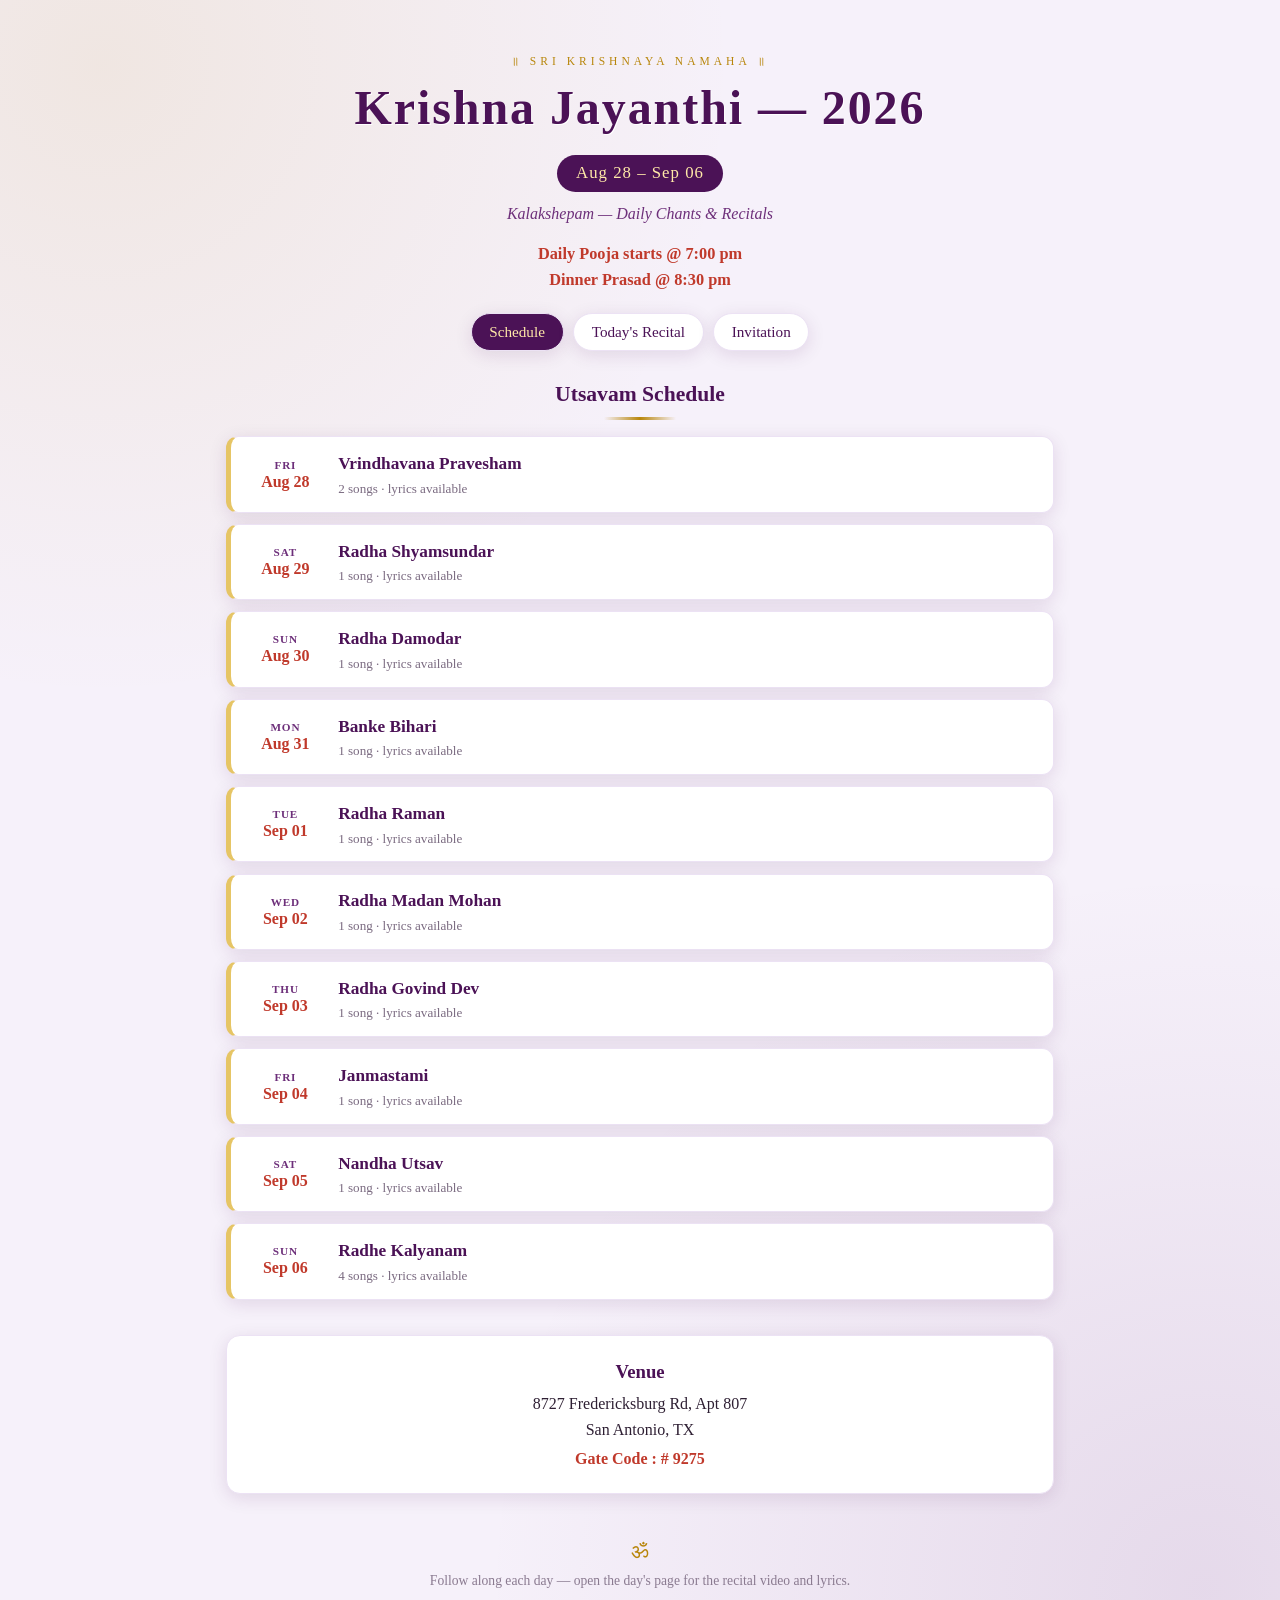
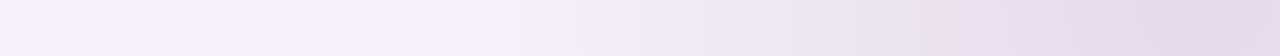
<file: index.html>
<!DOCTYPE html>
<html lang="en">
<head>
  <meta charset="UTF-8">
  <meta name="viewport" content="width=device-width, initial-scale=1.0">
  <title>Krishna Jayanthi</title>
  <link rel="stylesheet" href="css/style.css">
  <link rel="icon" href="data:image/svg+xml,&lt;svg xmlns='http://www.w3.org/2000/svg' viewBox='0 0 100 100'&gt;&lt;text y='0.9em' font-size='90'&gt;🪈&lt;/text&gt;&lt;/svg&gt;">
</head>
<body>
  <div class="wrap">

    <header class="site-header">
      <div class="pretitle">॥ Sri Krishnaya Namaha ॥</div>
      <h1 data-ev="title">Krishna Jayanthi</h1>
      <div class="dates" data-ev="dates"></div>
      <p class="tagline" data-ev="tagline"></p>
      <div class="timings">
        <div data-ev="pooja"></div>
        <div data-ev="prasad"></div>
      </div>
    </header>

    <nav class="site-nav">
      <a href="index.html" class="active">Schedule</a>
      <a href="day.html">Today's Recital</a>
      <a href="invite.html">Invitation</a>
    </nav>

    <h2 class="section-title">Utsavam Schedule</h2>
    <div class="day-list" id="schedule"></div>

    <section class="venue-block">
      <h3>Venue</h3>
      <div data-ev="venue-address"></div>
      <div data-ev="venue-city"></div>
      <div class="gate" data-gate></div>
    </section>

    <footer class="site-footer">
      <span class="om">ॐ</span>
      Follow along each day — open the day's page for the recital video and lyrics.
    </footer>

  </div>

  <script src="js/data.js"></script>
  <script src="js/app.js"></script>
</body>
</html>
</file>
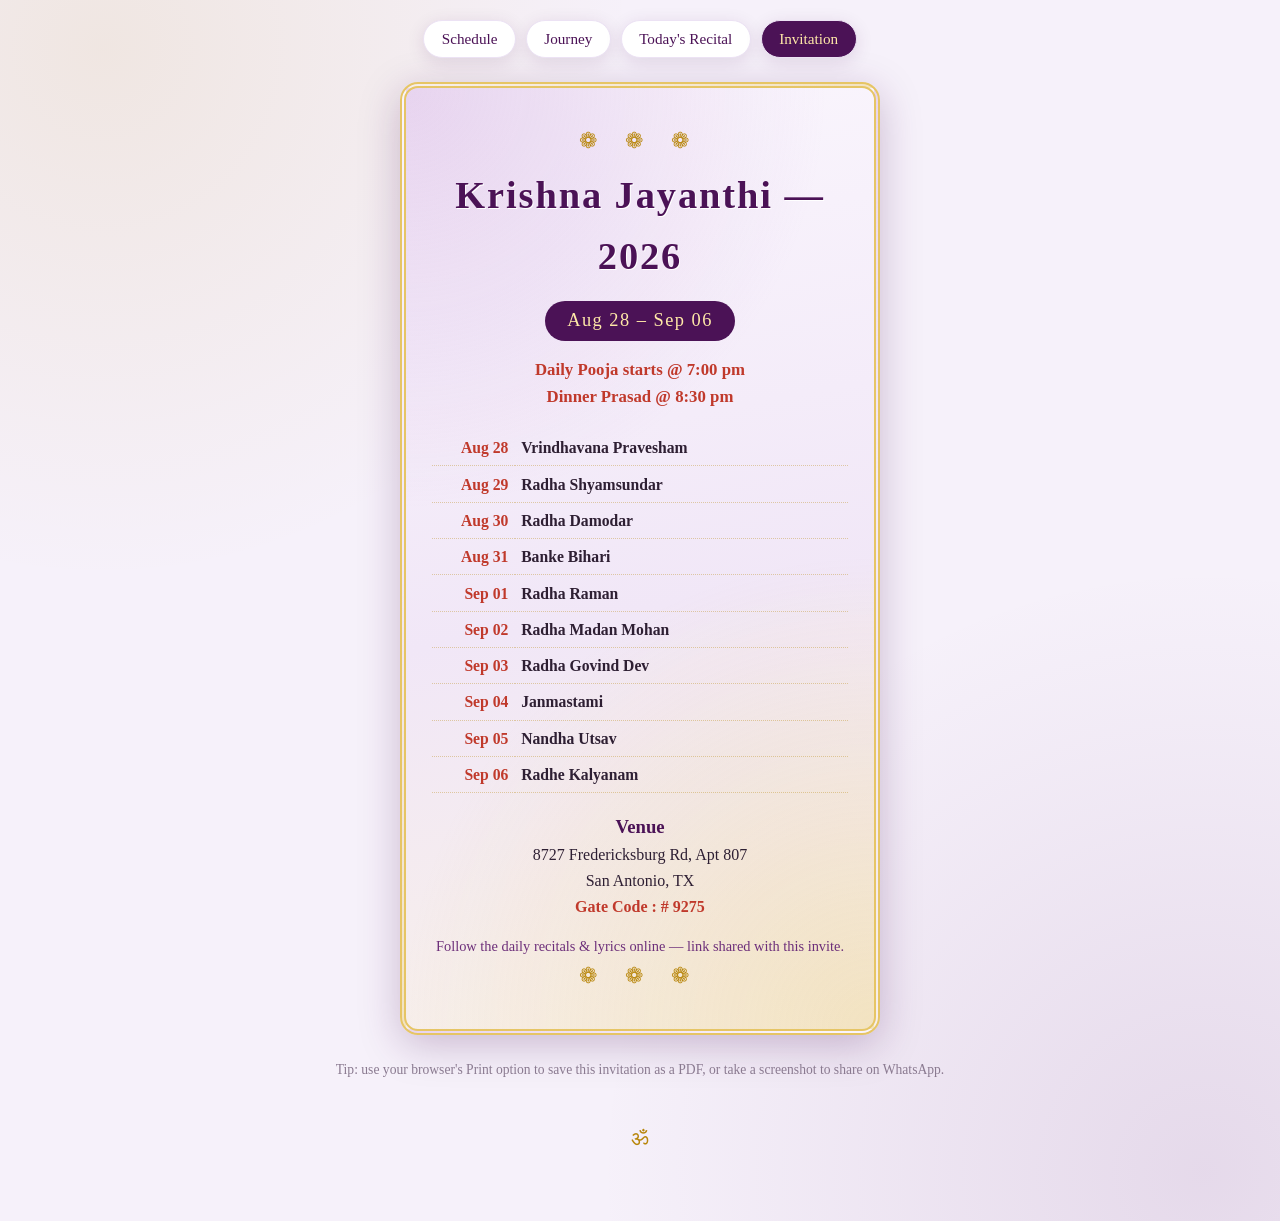
<file: invite.html>
<!DOCTYPE html>
<html lang="en">
<head>
  <meta charset="UTF-8">
  <meta name="viewport" content="width=device-width, initial-scale=1.0">
  <title>Krishna Jayanthi — Invitation</title>
  <link rel="stylesheet" href="css/style.css">
  <link rel="icon" href="data:image/svg+xml,&lt;svg xmlns='http://www.w3.org/2000/svg' viewBox='0 0 100 100'&gt;&lt;text y='0.9em' font-size='90'&gt;🪈&lt;/text&gt;&lt;/svg&gt;">
</head>
<body>
  <div class="wrap">

    <nav class="site-nav">
      <a href="index.html">Schedule</a>
      <a href="journey.html">Journey</a>
      <a href="day.html">Today's Recital</a>
      <a href="invite.html" class="active">Invitation</a>
    </nav>

    <div class="invite">
      <div class="flourish">❁ ❁ ❁</div>
      <h1 data-ev="title">Krishna Jayanthi</h1>
      <div class="invite-dates" data-ev="dates"></div>

      <div class="invite-timings">
        <div data-ev="pooja"></div>
        <div data-ev="prasad"></div>
      </div>

      <table>
        <tbody id="invite-rows"></tbody>
      </table>

      <div class="invite-venue">
        <h3>Venue</h3>
        <div data-ev="venue-address"></div>
        <div data-ev="venue-city"></div>
        <div class="gate" data-gate></div>
      </div>

      <div class="site-link">Follow the daily recitals &amp; lyrics online — link shared with this invite.</div>
      <div class="flourish">❁ ❁ ❁</div>
    </div>

    <p class="print-note">Tip: use your browser's Print option to save this invitation as a PDF, or take a screenshot to share on WhatsApp.</p>

    <footer class="site-footer">
      <span class="om">ॐ</span>
    </footer>

  </div>

  <script src="js/data.js"></script>
  <script src="js/app.js"></script>
</body>
</html>
</file>
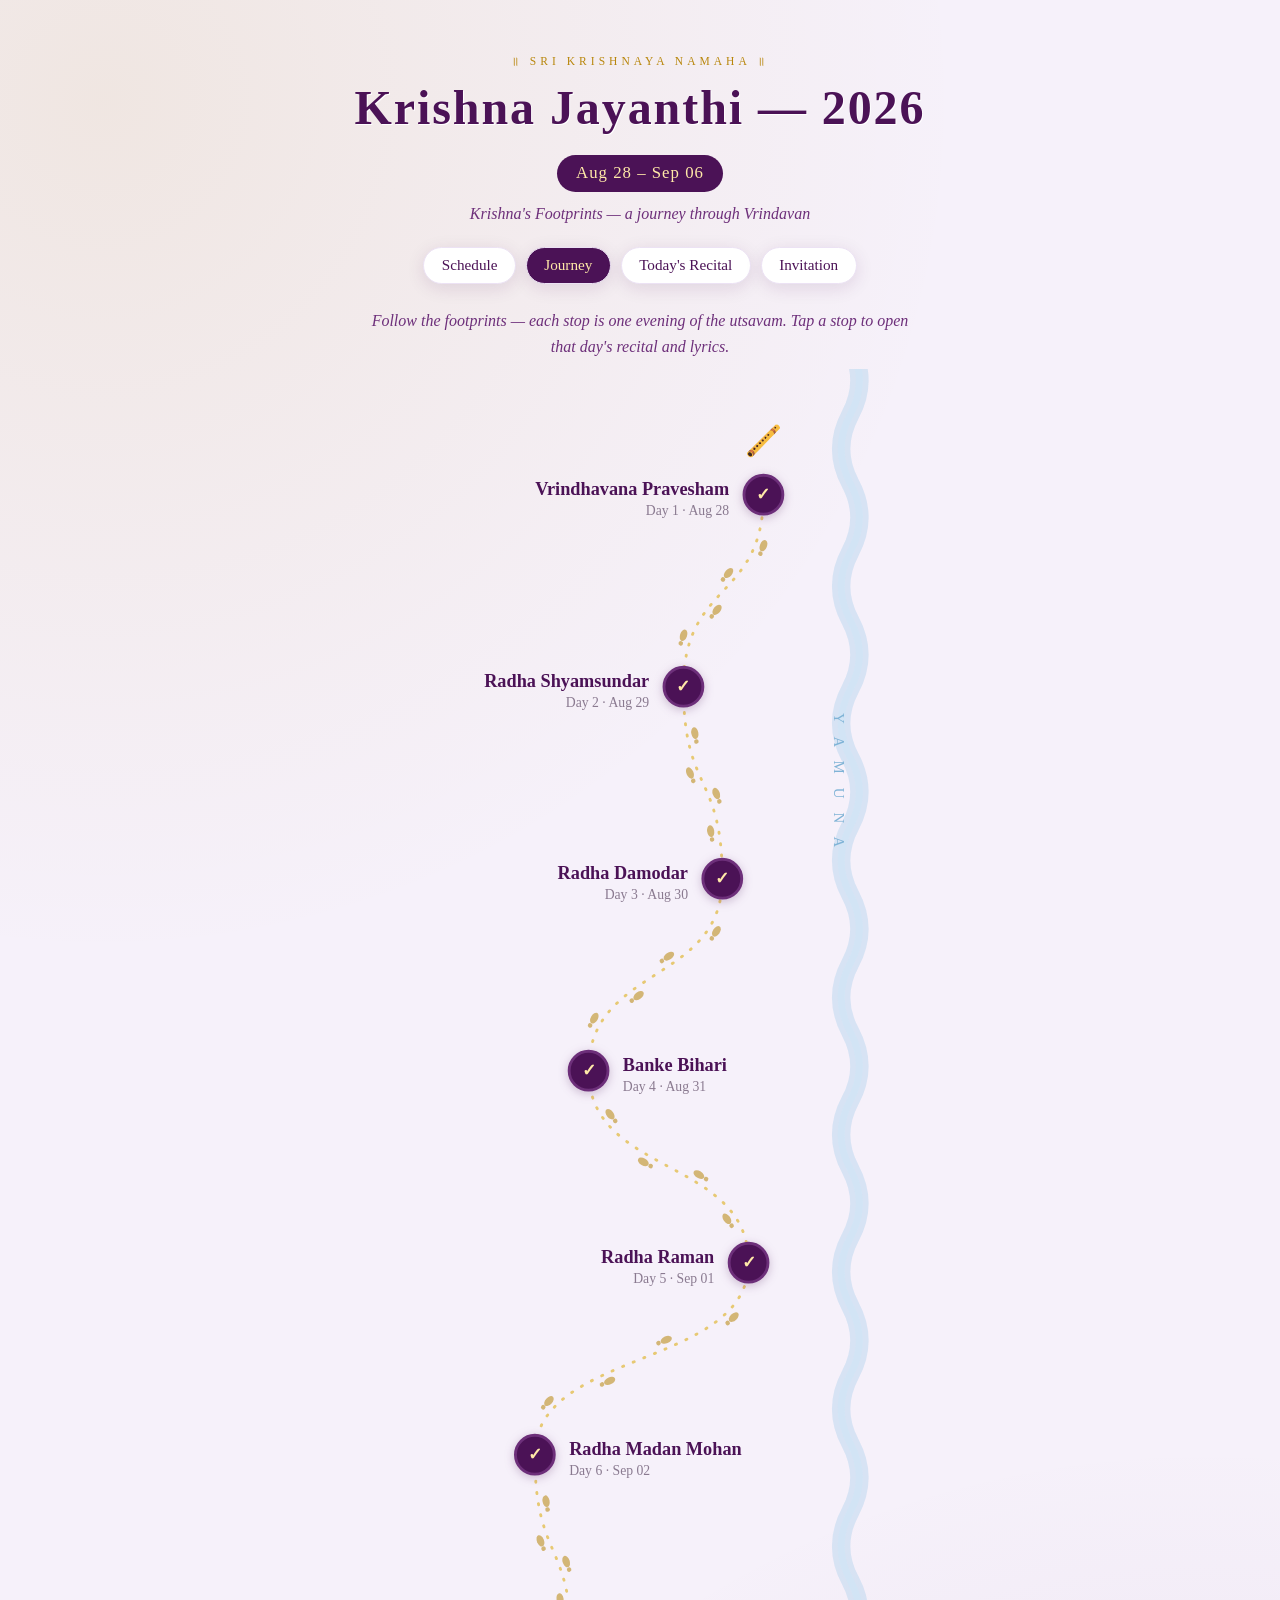
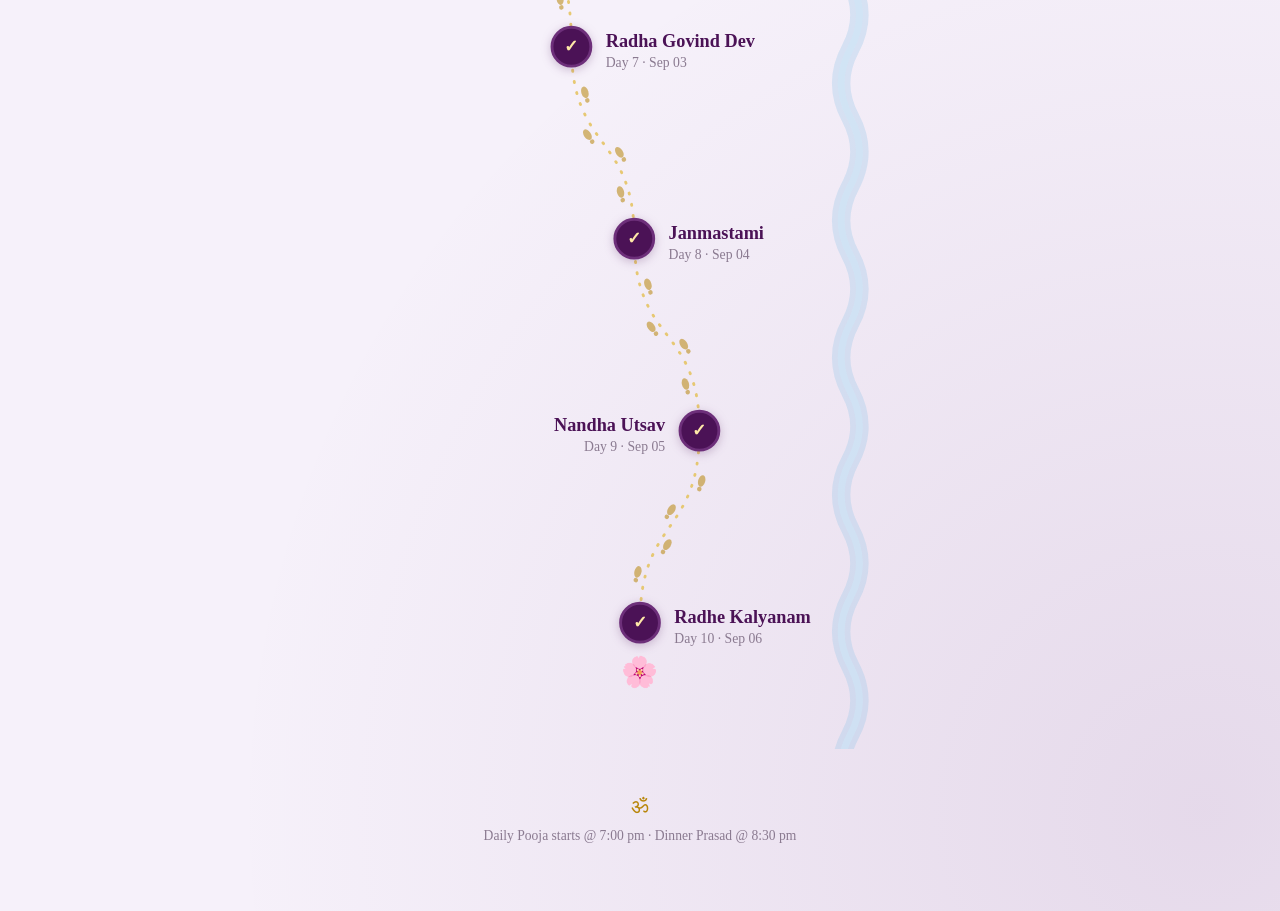
<file: journey.html>
<!DOCTYPE html>
<html lang="en">
<head>
  <meta charset="UTF-8">
  <meta name="viewport" content="width=device-width, initial-scale=1.0">
  <title>Krishna Jayanthi — Krishna's Footprints</title>
  <link rel="stylesheet" href="css/style.css">
  <link rel="icon" href="data:image/svg+xml,&lt;svg xmlns='http://www.w3.org/2000/svg' viewBox='0 0 100 100'&gt;&lt;text y='0.9em' font-size='90'&gt;🪈&lt;/text&gt;&lt;/svg&gt;">
</head>
<body>
  <div class="wrap">

    <header class="site-header">
      <div class="pretitle">॥ Sri Krishnaya Namaha ॥</div>
      <h1 data-ev="title">Krishna Jayanthi</h1>
      <div class="dates" data-ev="dates"></div>
      <p class="tagline">Krishna's Footprints — a journey through Vrindavan</p>
    </header>

    <nav class="site-nav">
      <a href="index.html">Schedule</a>
      <a href="journey.html" class="active">Journey</a>
      <a href="day.html">Today's Recital</a>
      <a href="invite.html">Invitation</a>
    </nav>

    <p class="journey-intro">
      Follow the footprints — each stop is one evening of the utsavam.
      Tap a stop to open that day's recital and lyrics.
    </p>

    <div class="journey-wrap" id="journey"></div>

    <footer class="site-footer">
      <span class="om">ॐ</span>
      <span data-ev="pooja"></span> · <span data-ev="prasad"></span>
    </footer>

  </div>

  <script src="js/data.js"></script>
  <script src="js/app.js"></script>
  <script src="js/journey.js"></script>
</body>
</html>
</file>
<file: css/style.css>
/* ============================================================
   Krishna Jayanthi — site styles
   Palette inspired by the printed invite: soft lavender paper,
   deep plum headings, gold & vermilion accents.
   ============================================================ */

:root {
  --paper: #f6f1fa;
  --paper-deep: #ece2f4;
  --plum: #4b1256;
  --plum-soft: #6d2f7a;
  --vermilion: #c0392b;
  --gold: #b8860b;
  --gold-soft: #e6c565;
  --ink: #2e1f33;
  --card: #ffffff;
  --shadow: 0 4px 18px rgba(75, 18, 86, 0.12);
}

* { box-sizing: border-box; margin: 0; padding: 0; }

html { scroll-behavior: smooth; }

body {
  font-family: Georgia, "Times New Roman", serif;
  background:
    radial-gradient(circle at 8% 4%, rgba(184, 134, 11, 0.10), transparent 32%),
    radial-gradient(circle at 94% 96%, rgba(109, 47, 122, 0.12), transparent 36%),
    var(--paper);
  color: var(--ink);
  min-height: 100vh;
  line-height: 1.6;
}

.wrap {
  max-width: 860px;
  margin: 0 auto;
  padding: 1.25rem 1rem 4rem;
}

/* ---------- header ---------- */
.site-header {
  text-align: center;
  padding: 2rem 1rem 1.25rem;
}

.site-header .pretitle {
  letter-spacing: 0.35em;
  text-transform: uppercase;
  font-size: 0.72rem;
  color: var(--gold);
}

.site-header h1 {
  font-size: clamp(1.9rem, 6vw, 3rem);
  color: var(--plum);
  letter-spacing: 0.04em;
  text-shadow: 1px 1px 0 #fff;
}

.site-header .dates {
  display: inline-block;
  margin-top: 0.5rem;
  padding: 0.3rem 1.2rem;
  background: var(--plum);
  color: #ffe9a8;
  border-radius: 999px;
  font-size: 1.05rem;
  letter-spacing: 0.06em;
}

.site-header .tagline {
  margin-top: 0.6rem;
  font-style: italic;
  color: var(--plum-soft);
}

.timings {
  margin-top: 0.9rem;
  color: var(--vermilion);
  font-weight: bold;
  font-size: 1.02rem;
}

/* ---------- nav ---------- */
.site-nav {
  display: flex;
  justify-content: center;
  gap: 0.6rem;
  flex-wrap: wrap;
  margin-bottom: 1.5rem;
}

.site-nav a {
  text-decoration: none;
  color: var(--plum);
  background: var(--card);
  border: 1px solid var(--paper-deep);
  border-radius: 999px;
  padding: 0.35rem 1.1rem;
  box-shadow: var(--shadow);
  font-size: 0.95rem;
}

.site-nav a:hover, .site-nav a.active {
  background: var(--plum);
  color: #ffe9a8;
}

/* ---------- schedule cards ---------- */
.section-title {
  text-align: center;
  color: var(--plum);
  margin: 1.6rem 0 1rem;
  font-size: 1.35rem;
}

.section-title::after {
  content: "";
  display: block;
  width: 72px;
  height: 3px;
  margin: 0.4rem auto 0;
  background: linear-gradient(90deg, transparent, var(--gold), transparent);
}

.day-list { display: grid; gap: 0.7rem; }

.day-card {
  display: flex;
  align-items: center;
  gap: 1rem;
  background: var(--card);
  border: 1px solid var(--paper-deep);
  border-left: 5px solid var(--gold-soft);
  border-radius: 12px;
  padding: 0.8rem 1.1rem;
  text-decoration: none;
  color: inherit;
  box-shadow: var(--shadow);
  transition: transform 0.15s ease;
}

.day-card:hover { transform: translateY(-2px); border-left-color: var(--vermilion); }

.day-card .date {
  min-width: 4.6rem;
  text-align: center;
  font-weight: bold;
  color: var(--vermilion);
  line-height: 1.25;
}

.day-card .date .dow { display: block; font-size: 0.7rem; color: var(--plum-soft); text-transform: uppercase; letter-spacing: 0.08em; }

.day-card .utsavam { font-size: 1.08rem; color: var(--plum); font-weight: bold; }

.day-card .meta { font-size: 0.82rem; color: #7a6a80; }

.day-card.today {
  border: 2px solid var(--gold);
  border-left: 5px solid var(--vermilion);
  background: linear-gradient(180deg, #fffdf4, #fff);
}

.badge-today {
  margin-left: auto;
  background: var(--vermilion);
  color: #fff;
  font-size: 0.7rem;
  letter-spacing: 0.1em;
  text-transform: uppercase;
  padding: 0.2rem 0.65rem;
  border-radius: 999px;
}

/* ---------- day page ---------- */
.day-hero { text-align: center; margin-bottom: 1.2rem; }
.day-hero .day-number { color: var(--gold); letter-spacing: 0.3em; text-transform: uppercase; font-size: 0.75rem; }
.day-hero h2 { color: var(--plum); font-size: clamp(1.5rem, 5vw, 2.2rem); }
.day-hero .date-line { color: var(--vermilion); font-weight: bold; }

.video-frame {
  position: relative;
  width: 100%;
  aspect-ratio: 16 / 9;
  background: #1c0f21;
  border-radius: 14px;
  overflow: hidden;
  box-shadow: var(--shadow);
  margin-bottom: 1.6rem;
}

.video-frame iframe { position: absolute; inset: 0; width: 100%; height: 100%; border: 0; }

.video-placeholder {
  position: absolute;
  inset: 0;
  display: flex;
  flex-direction: column;
  align-items: center;
  justify-content: center;
  color: #e8d9f0;
  gap: 0.4rem;
  text-align: center;
  padding: 1rem;
}

.video-placeholder .om { font-size: 2.4rem; color: var(--gold-soft); }

/* ---------- songs & lyrics ---------- */
.song {
  background: var(--card);
  border: 1px solid var(--paper-deep);
  border-radius: 12px;
  box-shadow: var(--shadow);
  margin-bottom: 0.8rem;
  overflow: hidden;
}

.song summary {
  cursor: pointer;
  list-style: none;
  padding: 0.85rem 1.1rem;
  display: flex;
  align-items: baseline;
  gap: 0.7rem;
}

.song summary::-webkit-details-marker { display: none; }
.song summary::after { content: "▾"; margin-left: auto; color: var(--gold); transition: transform 0.2s; }
.song[open] summary::after { transform: rotate(180deg); }

.song .song-title { color: var(--plum); font-weight: bold; font-size: 1.05rem; }
.song .song-composer { font-size: 0.82rem; color: #7a6a80; font-style: italic; }

.lyrics {
  padding: 0 1.1rem 1.1rem;
  border-top: 1px dashed var(--paper-deep);
}

.lyrics .stanza { margin: 0.9rem 0; text-align: center; }
.lyrics .stanza p { margin: 0; font-size: 1.02rem; }

.badge-sample {
  font-size: 0.62rem;
  letter-spacing: 0.1em;
  text-transform: uppercase;
  color: #fff;
  background: var(--gold-soft);
  border-radius: 999px;
  padding: 0.1rem 0.5rem;
  align-self: center;
}

.stanza-label {
  font-size: 0.75rem;
  letter-spacing: 0.18em;
  text-transform: uppercase;
  color: var(--gold);
  margin-bottom: 0.2rem;
}

.script-toggle {
  display: flex;
  justify-content: center;
  gap: 0.5rem;
  padding-top: 0.9rem;
}

.script-btn {
  font-family: inherit;
  font-size: 0.88rem;
  cursor: pointer;
  border: 1px solid var(--paper-deep);
  background: var(--paper);
  color: var(--plum);
  border-radius: 999px;
  padding: 0.25rem 1rem;
}

.script-btn.active {
  background: var(--plum);
  color: #ffe9a8;
  border-color: var(--plum);
}

.empty-note, .disclaimer {
  text-align: center;
  color: #7a6a80;
  font-style: italic;
  padding: 1rem;
}

/* ---------- day pager ---------- */
.pager { display: flex; justify-content: space-between; margin-top: 1.6rem; gap: 1rem; }
.pager a {
  text-decoration: none;
  color: var(--plum);
  background: var(--card);
  border: 1px solid var(--paper-deep);
  border-radius: 10px;
  padding: 0.55rem 1rem;
  box-shadow: var(--shadow);
}
.pager a:hover { background: var(--plum); color: #ffe9a8; }
.pager .spacer { flex: 1; }

/* ---------- venue / footer ---------- */
.venue-block {
  text-align: center;
  margin-top: 2.2rem;
  background: var(--card);
  border: 1px solid var(--paper-deep);
  border-radius: 14px;
  box-shadow: var(--shadow);
  padding: 1.3rem 1rem;
}

.venue-block h3 { color: var(--plum); margin-bottom: 0.3rem; }
.venue-block .gate { color: var(--vermilion); font-weight: bold; margin-top: 0.25rem; }

.site-footer {
  text-align: center;
  margin-top: 2.5rem;
  font-size: 0.85rem;
  color: #8a7a90;
}

.site-footer .om { color: var(--gold); font-size: 1.3rem; display: block; margin-bottom: 0.2rem; }

/* ============================================================
   JOURNEY PAGE — Krishna's footprints through Vrindavan
   ============================================================ */
.journey-intro {
  text-align: center;
  color: var(--plum-soft);
  font-style: italic;
  max-width: 34rem;
  margin: 0 auto 0.6rem;
}

.journey-wrap {
  max-width: 480px;
  margin: 0 auto;
}

.journey-wrap svg { width: 100%; height: auto; display: block; }

.river-outer {
  fill: none;
  stroke: #9ec8e8;
  stroke-width: 16;
  stroke-linecap: round;
  opacity: 0.35;
}

.river-inner {
  fill: none;
  stroke: #cfe6f7;
  stroke-width: 6;
  stroke-linecap: round;
  opacity: 0.6;
}

.river-label {
  font-family: Georgia, serif;
  font-size: 13px;
  letter-spacing: 0.35em;
  fill: #7fb3d6;
}

.trail {
  fill: none;
  stroke: var(--gold-soft);
  stroke-width: 2.5;
  stroke-dasharray: 1 9;
  stroke-linecap: round;
  opacity: 0.9;
}

.footprint { fill: var(--gold); opacity: 0.55; }

.stop { cursor: pointer; text-decoration: none; }

.stop-dot {
  fill: #fff;
  stroke: var(--gold);
  stroke-width: 2.5;
  filter: drop-shadow(0 2px 4px rgba(75, 18, 86, 0.25));
}

.stop-visited .stop-dot { fill: var(--plum); stroke: var(--plum-soft); }
.stop-today .stop-dot { fill: var(--vermilion); stroke: var(--gold); stroke-width: 3; }
.stop-future .stop-dot { fill: #fff; }

.stop-num {
  font-family: Georgia, serif;
  font-size: 15px;
  font-weight: bold;
  fill: var(--plum);
  pointer-events: none;
}

.stop-visited .stop-num, .stop-today .stop-num { fill: #ffe9a8; }

.stop-name {
  font-family: Georgia, serif;
  font-size: 16px;
  font-weight: bold;
  fill: var(--plum);
}

.stop-date {
  font-family: Georgia, serif;
  font-size: 12px;
  fill: #8a7a90;
}

.stop:hover .stop-name { fill: var(--vermilion); }
.stop:hover .stop-dot { stroke: var(--vermilion); }

.halo {
  fill: none;
  stroke: var(--vermilion);
  stroke-width: 2;
  transform-box: fill-box;
  transform-origin: center;
  animation: halo-pulse 2s ease-out infinite;
}

@keyframes halo-pulse {
  0% { transform: scale(1); opacity: 0.9; }
  100% { transform: scale(1.9); opacity: 0; }
}

.journey-mark { font-size: 26px; }

/* ============================================================
   INVITE PAGE — styled like the printed flyer
   ============================================================ */
.invite {
  max-width: 480px;
  margin: 1.5rem auto;
  background:
    radial-gradient(circle at 0% 0%, rgba(196, 149, 212, 0.35), transparent 40%),
    radial-gradient(circle at 100% 100%, rgba(230, 197, 101, 0.30), transparent 45%),
    linear-gradient(170deg, #faf6fd 0%, #f1e7f7 55%, #f8f0e8 100%);
  border: 6px double var(--gold-soft);
  border-radius: 18px;
  padding: 2.2rem 1.6rem;
  box-shadow: 0 10px 40px rgba(75, 18, 86, 0.25);
  text-align: center;
}

.invite .flourish { color: var(--gold); font-size: 1.4rem; letter-spacing: 0.5em; }

.invite h1 {
  font-size: clamp(1.7rem, 7vw, 2.4rem);
  color: var(--plum);
  letter-spacing: 0.05em;
  margin: 0.4rem 0;
  text-shadow: 1px 1px 0 #fff;
}

.invite .invite-dates {
  display: inline-block;
  background: var(--plum);
  color: #ffe9a8;
  padding: 0.35rem 1.4rem;
  border-radius: 999px;
  font-size: 1.15rem;
  letter-spacing: 0.08em;
  margin: 0.4rem 0 1rem;
}

.invite .invite-timings { color: var(--vermilion); font-weight: bold; font-size: 1.05rem; margin-bottom: 1.2rem; }

.invite table {
  width: 100%;
  border-collapse: collapse;
  margin: 0 auto 1.2rem;
}

.invite td {
  padding: 0.32rem 0.4rem;
  font-size: 0.98rem;
  border-bottom: 1px dotted rgba(184, 134, 11, 0.35);
}

.invite td.d { font-weight: bold; color: var(--vermilion); white-space: nowrap; text-align: right; width: 5.2rem; }
.invite td.u { text-align: left; color: var(--ink); font-weight: 600; }

.invite .invite-venue { margin-top: 0.6rem; }
.invite .invite-venue h3 { color: var(--plum); }
.invite .invite-venue .gate { color: var(--vermilion); font-weight: bold; }
.invite .site-link { margin-top: 1rem; font-size: 0.9rem; color: var(--plum-soft); }

.print-note { text-align: center; font-size: 0.85rem; color: #8a7a90; margin-bottom: 2rem; }

@media print {
  body { background: #fff; }
  .site-nav, .print-note, .site-footer { display: none; }
  .invite { box-shadow: none; margin: 0 auto; }
}

@media (max-width: 480px) {
  .day-card { padding: 0.7rem 0.8rem; gap: 0.7rem; }
  .day-card .date { min-width: 3.9rem; }
}
</file>
